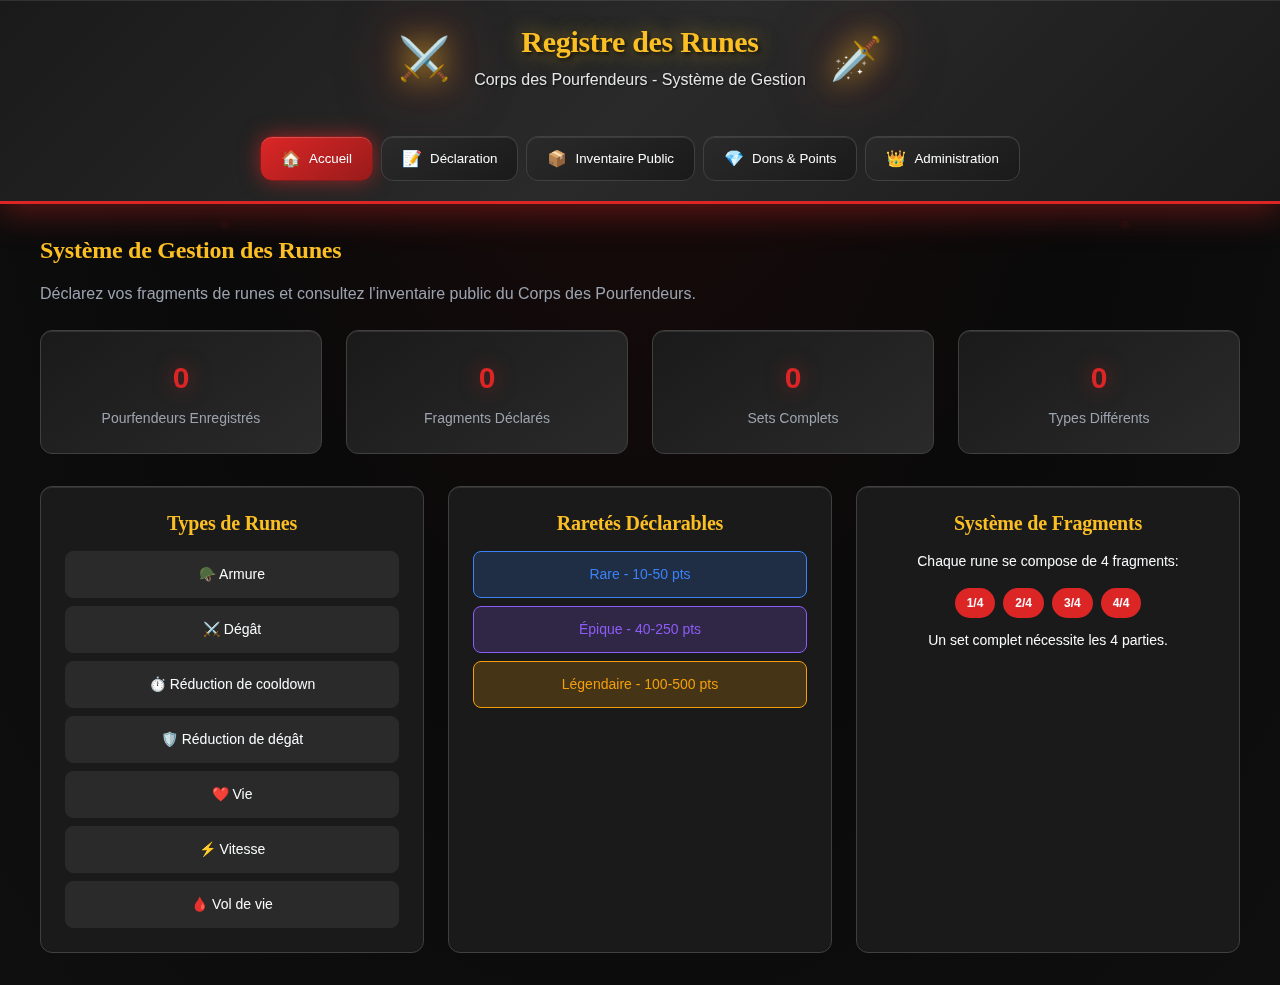
<file: index.html>
<!DOCTYPE html>
<html lang="fr">
<head>
    <meta charset="UTF-8">
    <meta name="viewport" content="width=device-width, initial-scale=1.0">
    <title>Registre des Runes - Corps des Pourfendeurs</title>
    <link rel="stylesheet" href="style.css">
</head>
<body>
    <!-- Header -->
    <header class="header">
        <div class="container">
            <div class="header__logo">
                <span class="header__icon">⚔️</span>
                <div class="header__text">
                    <h1 class="header__title">Registre des Runes</h1>
                    <p class="header__subtitle">Corps des Pourfendeurs - Système de Gestion</p>
                </div>
                <span class="header__seal">🗡️</span>
            </div>
            
            <nav class="nav">
                <button class="nav__btn nav__btn--active" data-section="home">
                    <span class="nav__icon">🏠</span>
                    Accueil
                </button>
                <button class="nav__btn" data-section="declare">
                    <span class="nav__icon">📝</span>
                    Déclaration
                </button>
                <button class="nav__btn" data-section="inventory">
                    <span class="nav__icon">📦</span>
                    Inventaire Public
                </button>
                <button class="nav__btn" data-section="donations">
                    <span class="nav__icon">💎</span>
                    Dons &amp; Points
                </button>
                <button class="nav__btn" data-section="admin">
                    <span class="nav__icon">👑</span>
                    Administration
                </button>
            </nav>
        </div>
    </header>

    <main class="main">
        <div class="container">
            <!-- Section Accueil -->
            <section id="home" class="section section--active">
                <div class="welcome">
                    <div class="welcome__banner">
                        <h2 class="welcome__title">Système de Gestion des Runes</h2>
                        <p class="welcome__text">
                            Déclarez vos fragments de runes et consultez l'inventaire public du Corps des Pourfendeurs.
                        </p>
                    </div>
                    
                    <div class="stats-grid">
                        <div class="stat-card">
                            <div class="stat-card__number" id="totalMembers">0</div>
                            <div class="stat-card__label">Pourfendeurs Enregistrés</div>
                        </div>
                        <div class="stat-card">
                            <div class="stat-card__number" id="totalFragments">0</div>
                            <div class="stat-card__label">Fragments Déclarés</div>
                        </div>
                        <div class="stat-card">
                            <div class="stat-card__number" id="totalSets">0</div>
                            <div class="stat-card__label">Sets Complets</div>
                        </div>
                        <div class="stat-card">
                            <div class="stat-card__number" id="totalTypes">0</div>
                            <div class="stat-card__label">Types Différents</div>
                        </div>
                    </div>

                    <div class="system-info">
                        <div class="info-grid">
                            <div class="info-card">
                                <h3>Types de Runes</h3>
                                <div class="rune-types-list">
                                    <div class="rune-type-item">🪖 Armure</div>
                                    <div class="rune-type-item">⚔️ Dégât</div>
                                    <div class="rune-type-item">⏱️ Réduction de cooldown</div>
                                    <div class="rune-type-item">🛡️ Réduction de dégât</div>
                                    <div class="rune-type-item">❤️ Vie</div>
                                    <div class="rune-type-item">⚡ Vitesse</div>
                                    <div class="rune-type-item">🩸 Vol de vie</div>
                                </div>
                            </div>
                            
                            <div class="info-card">
                                <h3>Raretés Déclarables</h3>
                                <div class="rarity-list">
                                    <div class="rarity-item rarity-item--rare">Rare - 10-50 pts</div>
                                    <div class="rarity-item rarity-item--epique">Épique - 40-250 pts</div>
                                    <div class="rarity-item rarity-item--legendaire">Légendaire - 100-500 pts</div>
                                </div>
                            </div>

                            <div class="info-card">
                                <h3>Système de Fragments</h3>
                                <div class="fragment-info">
                                    <p>Chaque rune se compose de 4 fragments:</p>
                                    <div class="fragment-parts">
                                        <span class="fragment-part">1/4</span>
                                        <span class="fragment-part">2/4</span>
                                        <span class="fragment-part">3/4</span>
                                        <span class="fragment-part">4/4</span>
                                    </div>
                                    <p>Un set complet nécessite les 4 parties.</p>
                                </div>
                            </div>
                        </div>
                    </div>
                </div>
            </section>

            <!-- Section Déclaration -->
            <section id="declare" class="section">
                <div class="declare-section">
                    <h2 class="section__title">Déclaration de Fragments</h2>
                    <p class="declare-info">Seuls les fragments <strong>Rare, Épique et Légendaire</strong> peuvent être déclarés.</p>
                    
                    <form id="declarationForm" class="declaration-form card">
                        <div class="card__body">
                            <div class="identity-section">
                                <h3>Identification du Pourfendeur</h3>
                                <div class="identity-grid">
                                    <div class="form-group">
                                        <label class="form-label" for="slayerFirstName">
                                            <span class="form-label__icon">🗡️</span>
                                            Prénom
                                        </label>
                                        <input type="text" id="slayerFirstName" class="form-control" placeholder="Votre prénom" required>
                                    </div>

                                    <div class="form-group">
                                        <label class="form-label" for="slayerLastName">
                                            <span class="form-label__icon">🗡️</span>
                                            Nom
                                        </label>
                                        <input type="text" id="slayerLastName" class="form-control" placeholder="Votre nom" required>
                                    </div>
                                </div>
                            </div>

                            <div class="fragments-section">
                                <h3>Mes Fragments</h3>
                                <div id="fragmentInputs" class="fragment-inputs">
                                    <!-- Les inputs de fragments seront générés dynamiquement -->
                                </div>
                                <button type="button" id="addFragment" class="btn btn--secondary btn--sm">+ Ajouter des fragments</button>
                            </div>

                            <button type="submit" class="btn btn--primary btn--full-width">
                                <span class="btn__icon">📝</span>
                                Enregistrer la Déclaration
                            </button>
                        </div>
                    </form>
                </div>
            </section>

            <!-- Section Inventaire Public -->
            <section id="inventory" class="section">
                <h2 class="section__title">Inventaire Public</h2>
                
                <div class="inventory-info card">
                    <div class="card__body">
                        <p><strong>Note:</strong> Cet inventaire agrège tous les fragments déclarés de manière anonyme. Les identités des pourfendeurs ne sont pas révélées.</p>
                    </div>
                </div>
                
                <div class="filters card">
                    <div class="card__body">
                        <div class="filters__row">
                            <select id="filterType" class="form-control">
                                <option value="">Tous les types</option>
                            </select>
                            <select id="filterRarity" class="form-control">
                                <option value="">Toutes les raretés</option>
                                <option value="Rare">Rare</option>
                                <option value="Épique">Épique</option>
                                <option value="Légendaire">Légendaire</option>
                            </select>
                        </div>
                    </div>
                </div>

                <div class="public-inventory card">
                    <div class="card__body">
                        <table id="publicInventoryTable" class="table">
                            <thead>
                                <tr>
                                    <th>Type</th>
                                    <th>Rareté</th>
                                    <th>1/4</th>
                                    <th>2/4</th>
                                    <th>3/4</th>
                                    <th>4/4</th>
                                    <th>Sets Complets</th>
                                </tr>
                            </thead>
                            <tbody>
                                <!-- Données générées dynamiquement -->
                            </tbody>
                        </table>
                    </div>
                </div>
            </section>

            <!-- Section Dons & Points -->
            <section id="donations" class="section">
                <h2 class="section__title">Dons &amp; Points</h2>
                
                <div class="donation-info card">
                    <div class="card__body">
                        <p>Système de points basé sur la valeur des fragments de runes. Les points peuvent être échangés contre des récompenses.</p>
                    </div>
                </div>

                <div class="points-grid">
                    <div class="points-card">
                        <h3>Valeur des Fragments</h3>
                        <div class="points-list">
                            <div class="point-item point-item--rare">
                                <span class="point-rarity">Fragment Rare</span>
                                <span class="point-value">10 points</span>
                            </div>
                            <div class="point-item point-item--epique">
                                <span class="point-rarity">Fragment Épique</span>
                                <span class="point-value">40 points</span>
                            </div>
                            <div class="point-item point-item--legendaire">
                                <span class="point-rarity">Fragment Légendaire</span>
                                <span class="point-value">100 points</span>
                            </div>
                        </div>
                    </div>

                    <div class="points-card">
                        <h3>Valeur des Runes Complètes</h3>
                        <div class="points-list">
                            <div class="point-item point-item--rare">
                                <span class="point-rarity">Rune Rare (4/4)</span>
                                <span class="point-value">50 points</span>
                            </div>
                            <div class="point-item point-item--epique">
                                <span class="point-rarity">Rune Épique (4/4)</span>
                                <span class="point-value">250 points</span>
                            </div>
                            <div class="point-item point-item--legendaire">
                                <span class="point-rarity">Rune Légendaire (4/4)</span>
                                <span class="point-value">500 points</span>
                            </div>
                        </div>
                    </div>

                    <div class="points-card">
                        <h3>Calculateur de Points</h3>
                        <div id="pointsCalculator" class="calculator">
                            <div class="calculator-results">
                                <div class="total-points">
                                    <span class="total-label">Total des Points:</span>
                                    <span id="totalPoints" class="total-value">0</span>
                                </div>
                            </div>
                        </div>
                    </div>
                </div>
            </section>

            <!-- Section Administration -->
            <section id="admin" class="section">
                <div class="admin-section">
                    <h2 class="section__title">Administration du Corps</h2>
                    
                    <div class="access-control">
                        <div class="access-card card">
                            <div class="card__body">
                                <h3>Accès Sécurisé</h3>
                                <p>Cette section est réservée aux dirigeants du Corps des Pourfendeurs.</p>
                                
                                <form id="adminAccessForm">
                                    <div class="form-group">
                                        <label class="form-label" for="adminPassword">Code d'Accès</label>
                                        <input type="password" id="adminPassword" class="form-control" placeholder="Entrez le code du Corps">
                                    </div>
                                    <button type="submit" class="btn btn--primary">Accéder</button>
                                </form>
                            </div>
                        </div>
                    </div>

                    <div id="adminPanel" class="admin-panel hidden">
                        <div class="admin-controls card">
                            <div class="card__body">
                                <h3>Contrôles d'Administration</h3>
                                <div class="admin-buttons">
                                    <button id="exportData" class="btn btn--secondary">
                                        <span class="btn__icon">📤</span>
                                        Exporter Données
                                    </button>
                                    <button id="importData" class="btn btn--secondary">
                                        <span class="btn__icon">📥</span>
                                        Importer Données
                                    </button>
                                    <button id="refreshData" class="btn btn--secondary">
                                        <span class="btn__icon">🔄</span>
                                        Actualiser
                                    </button>
                                    <button id="clearAllData" class="btn btn--outline">
                                        <span class="btn__icon">🗑️</span>
                                        Vider Tout
                                    </button>
                                </div>
                                <input type="file" id="importFileInput" accept=".json" style="display: none;">
                            </div>
                        </div>

                        <div class="admin-logs card">
                            <div class="card__body">
                                <h3>Journal d'Activité</h3>
                                <div id="activityLog" class="activity-log">
                                    <!-- Logs générés dynamiquement -->
                                </div>
                            </div>
                        </div>

                        <div class="member-management card">
                            <div class="card__body">
                                <h3>Gestion des Inventaires</h3>
                                <p class="management-info">Administration complète des membres et de leurs inventaires avec possibilités de suppression.</p>
                                <div id="membersList" class="members-list">
                                    <!-- Liste des membres générée dynamiquement -->
                                </div>
                            </div>
                        </div>
                    </div>
                </div>
            </section>
        </div>
    </main>

    <!-- Modal de confirmation -->
    <div id="confirmationModal" class="modal hidden">
        <div class="modal__overlay">
            <div class="modal__content">
                <h3 id="modalTitle">Confirmation</h3>
                <p id="modalMessage">Êtes-vous sûr de vouloir effectuer cette action ?</p>
                <div class="modal__actions">
                    <button class="btn btn--secondary" id="modalCancel">Annuler</button>
                    <button class="btn btn--primary" id="modalConfirm">Confirmer</button>
                </div>
            </div>
        </div>
    </div>

    <script src="app.js"></script>
</body>
</html>
</file>
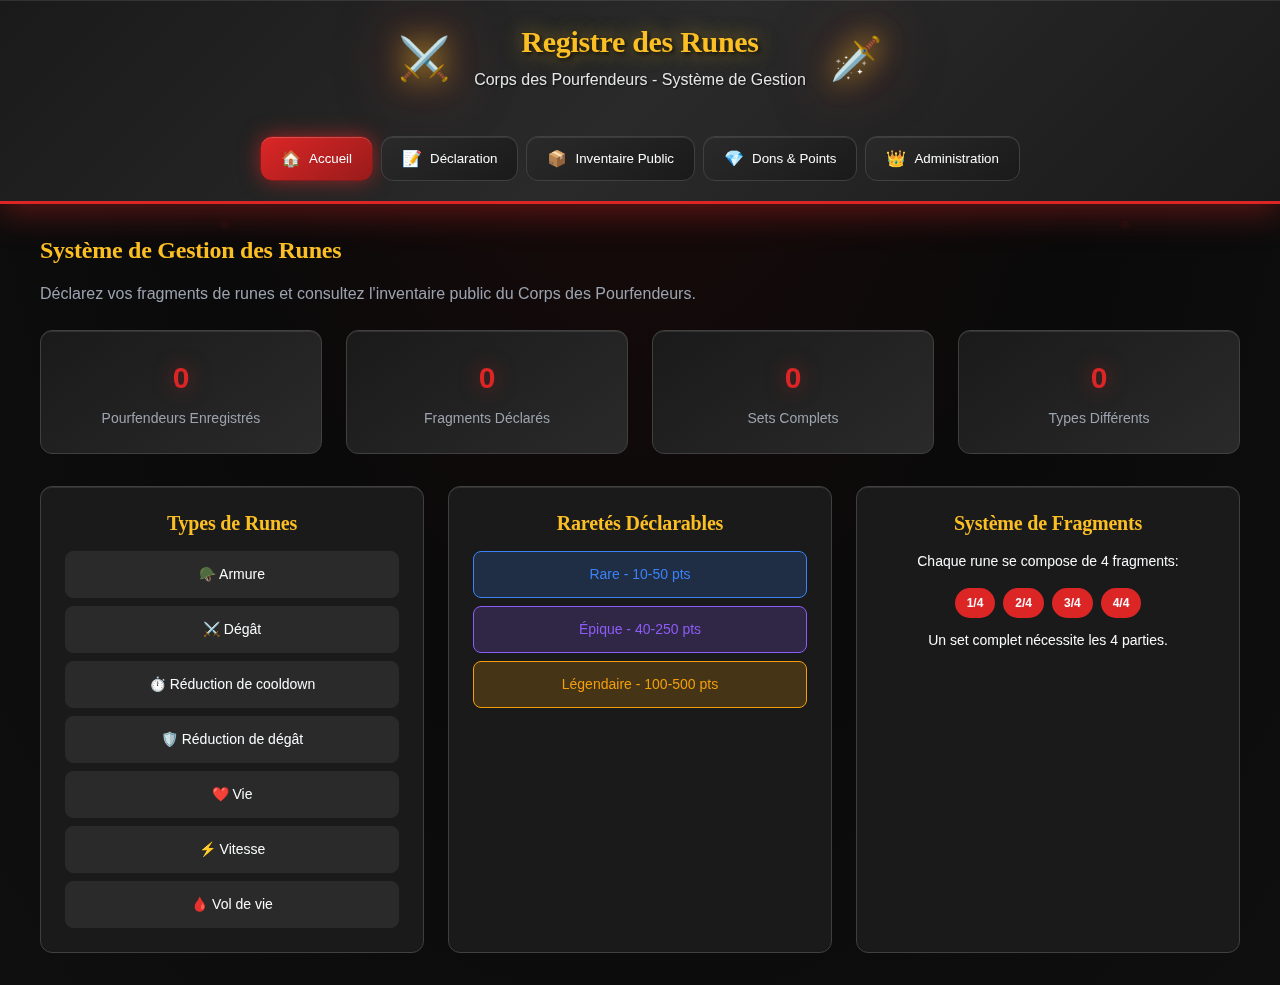
<file: index (6).html>
<!DOCTYPE html>
<html lang="fr">
<head>
    <meta charset="UTF-8">
    <meta name="viewport" content="width=device-width, initial-scale=1.0">
    <title>Registre des Runes - Corps des Pourfendeurs</title>
    <link rel="stylesheet" href="style.css">
</head>
<body>
    <!-- Header -->
    <header class="header">
        <div class="container">
            <div class="header__logo">
                <span class="header__icon">⚔️</span>
                <div class="header__text">
                    <h1 class="header__title">Registre des Runes</h1>
                    <p class="header__subtitle">Corps des Pourfendeurs - Système de Gestion</p>
                </div>
                <span class="header__seal">🗡️</span>
            </div>
            
            <nav class="nav">
                <button class="nav__btn nav__btn--active" data-section="home">
                    <span class="nav__icon">🏠</span>
                    Accueil
                </button>
                <button class="nav__btn" data-section="declare">
                    <span class="nav__icon">📝</span>
                    Déclaration
                </button>
                <button class="nav__btn" data-section="inventory">
                    <span class="nav__icon">📦</span>
                    Inventaire Public
                </button>
                <button class="nav__btn" data-section="donations">
                    <span class="nav__icon">💎</span>
                    Dons &amp; Points
                </button>
                <button class="nav__btn" data-section="admin">
                    <span class="nav__icon">👑</span>
                    Administration
                </button>
            </nav>
        </div>
    </header>

    <main class="main">
        <div class="container">
            <!-- Section Accueil -->
            <section id="home" class="section section--active">
                <div class="welcome">
                    <div class="welcome__banner">
                        <h2 class="welcome__title">Système de Gestion des Runes</h2>
                        <p class="welcome__text">
                            Déclarez vos fragments de runes et consultez l'inventaire public du Corps des Pourfendeurs.
                        </p>
                    </div>
                    
                    <div class="stats-grid">
                        <div class="stat-card">
                            <div class="stat-card__number" id="totalMembers">0</div>
                            <div class="stat-card__label">Pourfendeurs Enregistrés</div>
                        </div>
                        <div class="stat-card">
                            <div class="stat-card__number" id="totalFragments">0</div>
                            <div class="stat-card__label">Fragments Déclarés</div>
                        </div>
                        <div class="stat-card">
                            <div class="stat-card__number" id="totalSets">0</div>
                            <div class="stat-card__label">Sets Complets</div>
                        </div>
                        <div class="stat-card">
                            <div class="stat-card__number" id="totalTypes">0</div>
                            <div class="stat-card__label">Types Différents</div>
                        </div>
                    </div>

                    <div class="system-info">
                        <div class="info-grid">
                            <div class="info-card">
                                <h3>Types de Runes</h3>
                                <div class="rune-types-list">
                                    <div class="rune-type-item">🪖 Armure</div>
                                    <div class="rune-type-item">⚔️ Dégât</div>
                                    <div class="rune-type-item">⏱️ Réduction de cooldown</div>
                                    <div class="rune-type-item">🛡️ Réduction de dégât</div>
                                    <div class="rune-type-item">❤️ Vie</div>
                                    <div class="rune-type-item">⚡ Vitesse</div>
                                    <div class="rune-type-item">🩸 Vol de vie</div>
                                </div>
                            </div>
                            
                            <div class="info-card">
                                <h3>Raretés Déclarables</h3>
                                <div class="rarity-list">
                                    <div class="rarity-item rarity-item--rare">Rare - 10-50 pts</div>
                                    <div class="rarity-item rarity-item--epique">Épique - 40-250 pts</div>
                                    <div class="rarity-item rarity-item--legendaire">Légendaire - 100-500 pts</div>
                                </div>
                            </div>

                            <div class="info-card">
                                <h3>Système de Fragments</h3>
                                <div class="fragment-info">
                                    <p>Chaque rune se compose de 4 fragments:</p>
                                    <div class="fragment-parts">
                                        <span class="fragment-part">1/4</span>
                                        <span class="fragment-part">2/4</span>
                                        <span class="fragment-part">3/4</span>
                                        <span class="fragment-part">4/4</span>
                                    </div>
                                    <p>Un set complet nécessite les 4 parties.</p>
                                </div>
                            </div>
                        </div>
                    </div>
                </div>
            </section>

            <!-- Section Déclaration -->
            <section id="declare" class="section">
                <div class="declare-section">
                    <h2 class="section__title">Déclaration de Fragments</h2>
                    <p class="declare-info">Seuls les fragments <strong>Rare, Épique et Légendaire</strong> peuvent être déclarés.</p>
                    
                    <form id="declarationForm" class="declaration-form card">
                        <div class="card__body">
                            <div class="identity-section">
                                <h3>Identification du Pourfendeur</h3>
                                <div class="identity-grid">
                                    <div class="form-group">
                                        <label class="form-label" for="slayerFirstName">
                                            <span class="form-label__icon">🗡️</span>
                                            Prénom
                                        </label>
                                        <input type="text" id="slayerFirstName" class="form-control" placeholder="Votre prénom" required>
                                    </div>

                                    <div class="form-group">
                                        <label class="form-label" for="slayerLastName">
                                            <span class="form-label__icon">🗡️</span>
                                            Nom
                                        </label>
                                        <input type="text" id="slayerLastName" class="form-control" placeholder="Votre nom" required>
                                    </div>
                                </div>
                            </div>

                            <div class="fragments-section">
                                <h3>Mes Fragments</h3>
                                <div id="fragmentInputs" class="fragment-inputs">
                                    <!-- Les inputs de fragments seront générés dynamiquement -->
                                </div>
                                <button type="button" id="addFragment" class="btn btn--secondary btn--sm">+ Ajouter des fragments</button>
                            </div>

                            <button type="submit" class="btn btn--primary btn--full-width">
                                <span class="btn__icon">📝</span>
                                Enregistrer la Déclaration
                            </button>
                        </div>
                    </form>
                </div>
            </section>

            <!-- Section Inventaire Public -->
            <section id="inventory" class="section">
                <h2 class="section__title">Inventaire Public</h2>
                
                <div class="inventory-info card">
                    <div class="card__body">
                        <p><strong>Note:</strong> Cet inventaire agrège tous les fragments déclarés de manière anonyme. Les identités des pourfendeurs ne sont pas révélées.</p>
                    </div>
                </div>
                
                <div class="filters card">
                    <div class="card__body">
                        <div class="filters__row">
                            <select id="filterType" class="form-control">
                                <option value="">Tous les types</option>
                            </select>
                            <select id="filterRarity" class="form-control">
                                <option value="">Toutes les raretés</option>
                                <option value="Rare">Rare</option>
                                <option value="Épique">Épique</option>
                                <option value="Légendaire">Légendaire</option>
                            </select>
                        </div>
                    </div>
                </div>

                <div class="public-inventory card">
                    <div class="card__body">
                        <table id="publicInventoryTable" class="table">
                            <thead>
                                <tr>
                                    <th>Type</th>
                                    <th>Rareté</th>
                                    <th>1/4</th>
                                    <th>2/4</th>
                                    <th>3/4</th>
                                    <th>4/4</th>
                                    <th>Sets Complets</th>
                                </tr>
                            </thead>
                            <tbody>
                                <!-- Données générées dynamiquement -->
                            </tbody>
                        </table>
                    </div>
                </div>
            </section>

            <!-- Section Dons & Points -->
            <section id="donations" class="section">
                <h2 class="section__title">Dons &amp; Points</h2>
                
                <div class="donation-info card">
                    <div class="card__body">
                        <p>Système de points basé sur la valeur des fragments de runes. Les points peuvent être échangés contre des récompenses.</p>
                    </div>
                </div>

                <div class="points-grid">
                    <div class="points-card">
                        <h3>Valeur des Fragments</h3>
                        <div class="points-list">
                            <div class="point-item point-item--rare">
                                <span class="point-rarity">Fragment Rare</span>
                                <span class="point-value">10 points</span>
                            </div>
                            <div class="point-item point-item--epique">
                                <span class="point-rarity">Fragment Épique</span>
                                <span class="point-value">40 points</span>
                            </div>
                            <div class="point-item point-item--legendaire">
                                <span class="point-rarity">Fragment Légendaire</span>
                                <span class="point-value">100 points</span>
                            </div>
                        </div>
                    </div>

                    <div class="points-card">
                        <h3>Valeur des Runes Complètes</h3>
                        <div class="points-list">
                            <div class="point-item point-item--rare">
                                <span class="point-rarity">Rune Rare (4/4)</span>
                                <span class="point-value">50 points</span>
                            </div>
                            <div class="point-item point-item--epique">
                                <span class="point-rarity">Rune Épique (4/4)</span>
                                <span class="point-value">250 points</span>
                            </div>
                            <div class="point-item point-item--legendaire">
                                <span class="point-rarity">Rune Légendaire (4/4)</span>
                                <span class="point-value">500 points</span>
                            </div>
                        </div>
                    </div>

                    <div class="points-card">
                        <h3>Calculateur de Points</h3>
                        <div id="pointsCalculator" class="calculator">
                            <div class="calculator-results">
                                <div class="total-points">
                                    <span class="total-label">Total des Points:</span>
                                    <span id="totalPoints" class="total-value">0</span>
                                </div>
                            </div>
                        </div>
                    </div>
                </div>
            </section>

            <!-- Section Administration -->
            <section id="admin" class="section">
                <div class="admin-section">
                    <h2 class="section__title">Administration du Corps</h2>
                    
                    <div class="access-control">
                        <div class="access-card card">
                            <div class="card__body">
                                <h3>Accès Sécurisé</h3>
                                <p>Cette section est réservée aux dirigeants du Corps des Pourfendeurs.</p>
                                
                                <form id="adminAccessForm">
                                    <div class="form-group">
                                        <label class="form-label" for="adminPassword">Code d'Accès</label>
                                        <input type="password" id="adminPassword" class="form-control" placeholder="Entrez le code du Corps">
                                    </div>
                                    <button type="submit" class="btn btn--primary">Accéder</button>
                                </form>
                            </div>
                        </div>
                    </div>

                    <div id="adminPanel" class="admin-panel hidden">
                        <div class="admin-controls card">
                            <div class="card__body">
                                <h3>Contrôles d'Administration</h3>
                                <div class="admin-buttons">
                                    <button id="exportData" class="btn btn--secondary">
                                        <span class="btn__icon">📤</span>
                                        Exporter Données
                                    </button>
                                    <button id="importData" class="btn btn--secondary">
                                        <span class="btn__icon">📥</span>
                                        Importer Données
                                    </button>
                                    <button id="refreshData" class="btn btn--secondary">
                                        <span class="btn__icon">🔄</span>
                                        Actualiser
                                    </button>
                                    <button id="clearAllData" class="btn btn--outline">
                                        <span class="btn__icon">🗑️</span>
                                        Vider Tout
                                    </button>
                                </div>
                                <input type="file" id="importFileInput" accept=".json" style="display: none;">
                            </div>
                        </div>

                        <div class="admin-logs card">
                            <div class="card__body">
                                <h3>Journal d'Activité</h3>
                                <div id="activityLog" class="activity-log">
                                    <!-- Logs générés dynamiquement -->
                                </div>
                            </div>
                        </div>

                        <div class="member-management card">
                            <div class="card__body">
                                <h3>Gestion des Inventaires</h3>
                                <p class="management-info">Administration complète des membres et de leurs inventaires avec possibilités de suppression.</p>
                                <div id="membersList" class="members-list">
                                    <!-- Liste des membres générée dynamiquement -->
                                </div>
                            </div>
                        </div>
                    </div>
                </div>
            </section>
        </div>
    </main>

    <!-- Modal de confirmation -->
    <div id="confirmationModal" class="modal hidden">
        <div class="modal__overlay">
            <div class="modal__content">
                <h3 id="modalTitle">Confirmation</h3>
                <p id="modalMessage">Êtes-vous sûr de vouloir effectuer cette action ?</p>
                <div class="modal__actions">
                    <button class="btn btn--secondary" id="modalCancel">Annuler</button>
                    <button class="btn btn--primary" id="modalConfirm">Confirmer</button>
                </div>
            </div>
        </div>
    </div>

    <script src="app.js"></script>
</body>
</html>
</file>
<file: style.css>
:root {
  /* Primitive Color Tokens */
  --color-white: rgba(255, 255, 255, 1);
  --color-black: rgba(0, 0, 0, 1);
  --color-cream-50: rgba(252, 252, 249, 1);
  --color-cream-100: rgba(255, 255, 253, 1);
  --color-gray-200: rgba(245, 245, 245, 1);
  --color-gray-300: rgba(167, 169, 169, 1);
  --color-gray-400: rgba(119, 124, 124, 1);
  --color-slate-500: rgba(98, 108, 113, 1);
  --color-brown-600: rgba(94, 82, 64, 1);
  --color-charcoal-700: rgba(31, 33, 33, 1);
  --color-charcoal-800: rgba(38, 40, 40, 1);
  --color-slate-900: rgba(19, 52, 59, 1);
  --color-teal-300: rgba(50, 184, 198, 1);
  --color-teal-400: rgba(45, 166, 178, 1);
  --color-teal-500: rgba(33, 128, 141, 1);
  --color-teal-600: rgba(29, 116, 128, 1);
  --color-teal-700: rgba(26, 104, 115, 1);
  --color-teal-800: rgba(41, 150, 161, 1);
  --color-red-400: rgba(255, 84, 89, 1);
  --color-red-500: rgba(192, 21, 47, 1);
  --color-orange-400: rgba(230, 129, 97, 1);
  --color-orange-500: rgba(168, 75, 47, 1);

  /* RGB versions for opacity control */
  --color-brown-600-rgb: 94, 82, 64;
  --color-teal-500-rgb: 33, 128, 141;
  --color-slate-900-rgb: 19, 52, 59;
  --color-slate-500-rgb: 98, 108, 113;
  --color-red-500-rgb: 192, 21, 47;
  --color-red-400-rgb: 255, 84, 89;
  --color-orange-500-rgb: 168, 75, 47;
  --color-orange-400-rgb: 230, 129, 97;

  /* Background color tokens (Light Mode) */
  --color-bg-1: rgba(59, 130, 246, 0.08); /* Light blue */
  --color-bg-2: rgba(245, 158, 11, 0.08); /* Light yellow */
  --color-bg-3: rgba(34, 197, 94, 0.08); /* Light green */
  --color-bg-4: rgba(239, 68, 68, 0.08); /* Light red */
  --color-bg-5: rgba(147, 51, 234, 0.08); /* Light purple */
  --color-bg-6: rgba(249, 115, 22, 0.08); /* Light orange */
  --color-bg-7: rgba(236, 72, 153, 0.08); /* Light pink */
  --color-bg-8: rgba(6, 182, 212, 0.08); /* Light cyan */

  /* Semantic Color Tokens (Light Mode) */
  --color-background: var(--color-cream-50);
  --color-surface: var(--color-cream-100);
  --color-text: var(--color-slate-900);
  --color-text-secondary: var(--color-slate-500);
  --color-primary: var(--color-teal-500);
  --color-primary-hover: var(--color-teal-600);
  --color-primary-active: var(--color-teal-700);
  --color-secondary: rgba(var(--color-brown-600-rgb), 0.12);
  --color-secondary-hover: rgba(var(--color-brown-600-rgb), 0.2);
  --color-secondary-active: rgba(var(--color-brown-600-rgb), 0.25);
  --color-border: rgba(var(--color-brown-600-rgb), 0.2);
  --color-btn-primary-text: var(--color-cream-50);
  --color-card-border: rgba(var(--color-brown-600-rgb), 0.12);
  --color-card-border-inner: rgba(var(--color-brown-600-rgb), 0.12);
  --color-error: var(--color-red-500);
  --color-success: var(--color-teal-500);
  --color-warning: var(--color-orange-500);
  --color-info: var(--color-slate-500);
  --color-focus-ring: rgba(var(--color-teal-500-rgb), 0.4);
  --color-select-caret: rgba(var(--color-slate-900-rgb), 0.8);

  /* Common style patterns */
  --focus-ring: 0 0 0 3px var(--color-focus-ring);
  --focus-outline: 2px solid var(--color-primary);
  --status-bg-opacity: 0.15;
  --status-border-opacity: 0.25;
  --select-caret-light: url("data:image/svg+xml,%3Csvg xmlns='http://www.w3.org/2000/svg' width='16' height='16' viewBox='0 0 24 24' fill='none' stroke='%23134252' stroke-width='2' stroke-linecap='round' stroke-linejoin='round'%3E%3Cpolyline points='6 9 12 15 18 9'%3E%3C/polyline%3E%3C/svg%3E");
  --select-caret-dark: url("data:image/svg+xml,%3Csvg xmlns='http://www.w3.org/2000/svg' width='16' height='16' viewBox='0 0 24 24' fill='none' stroke='%23f5f5f5' stroke-width='2' stroke-linecap='round' stroke-linejoin='round'%3E%3Cpolyline points='6 9 12 15 18 9'%3E%3C/polyline%3E%3C/svg%3E");

  /* RGB versions for opacity control */
  --color-success-rgb: 33, 128, 141;
  --color-error-rgb: 192, 21, 47;
  --color-warning-rgb: 168, 75, 47;
  --color-info-rgb: 98, 108, 113;

  /* Typography */
  --font-family-base: "FKGroteskNeue", "Geist", "Inter", -apple-system,
    BlinkMacSystemFont, "Segoe UI", Roboto, sans-serif;
  --font-family-mono: "Berkeley Mono", ui-monospace, SFMono-Regular, Menlo,
    Monaco, Consolas, monospace;
  --font-size-xs: 11px;
  --font-size-sm: 12px;
  --font-size-base: 14px;
  --font-size-md: 14px;
  --font-size-lg: 16px;
  --font-size-xl: 18px;
  --font-size-2xl: 20px;
  --font-size-3xl: 24px;
  --font-size-4xl: 30px;
  --font-weight-normal: 400;
  --font-weight-medium: 500;
  --font-weight-semibold: 550;
  --font-weight-bold: 600;
  --line-height-tight: 1.2;
  --line-height-normal: 1.5;
  --letter-spacing-tight: -0.01em;

  /* Spacing */
  --space-0: 0;
  --space-1: 1px;
  --space-2: 2px;
  --space-4: 4px;
  --space-6: 6px;
  --space-8: 8px;
  --space-10: 10px;
  --space-12: 12px;
  --space-16: 16px;
  --space-20: 20px;
  --space-24: 24px;
  --space-32: 32px;

  /* Border Radius */
  --radius-sm: 6px;
  --radius-base: 8px;
  --radius-md: 10px;
  --radius-lg: 12px;
  --radius-full: 9999px;

  /* Shadows */
  --shadow-xs: 0 1px 2px rgba(0, 0, 0, 0.02);
  --shadow-sm: 0 1px 3px rgba(0, 0, 0, 0.04), 0 1px 2px rgba(0, 0, 0, 0.02);
  --shadow-md: 0 4px 6px -1px rgba(0, 0, 0, 0.04),
    0 2px 4px -1px rgba(0, 0, 0, 0.02);
  --shadow-lg: 0 10px 15px -3px rgba(0, 0, 0, 0.04),
    0 4px 6px -2px rgba(0, 0, 0, 0.02);
  --shadow-inset-sm: inset 0 1px 0 rgba(255, 255, 255, 0.15),
    inset 0 -1px 0 rgba(0, 0, 0, 0.03);

  /* Animation */
  --duration-fast: 150ms;
  --duration-normal: 250ms;
  --ease-standard: cubic-bezier(0.16, 1, 0.3, 1);

  /* Layout */
  --container-sm: 640px;
  --container-md: 768px;
  --container-lg: 1024px;
  --container-xl: 1280px;
}

/* Dark mode colors */
@media (prefers-color-scheme: dark) {
  :root {
    /* RGB versions for opacity control (Dark Mode) */
    --color-gray-400-rgb: 119, 124, 124;
    --color-teal-300-rgb: 50, 184, 198;
    --color-gray-300-rgb: 167, 169, 169;
    --color-gray-200-rgb: 245, 245, 245;

    /* Background color tokens (Dark Mode) */
    --color-bg-1: rgba(29, 78, 216, 0.15); /* Dark blue */
    --color-bg-2: rgba(180, 83, 9, 0.15); /* Dark yellow */
    --color-bg-3: rgba(21, 128, 61, 0.15); /* Dark green */
    --color-bg-4: rgba(185, 28, 28, 0.15); /* Dark red */
    --color-bg-5: rgba(107, 33, 168, 0.15); /* Dark purple */
    --color-bg-6: rgba(194, 65, 12, 0.15); /* Dark orange */
    --color-bg-7: rgba(190, 24, 93, 0.15); /* Dark pink */
    --color-bg-8: rgba(8, 145, 178, 0.15); /* Dark cyan */

    /* Semantic Color Tokens (Dark Mode) */
    --color-background: var(--color-charcoal-700);
    --color-surface: var(--color-charcoal-800);
    --color-text: var(--color-gray-200);
    --color-text-secondary: rgba(var(--color-gray-300-rgb), 0.7);
    --color-primary: var(--color-teal-300);
    --color-primary-hover: var(--color-teal-400);
    --color-primary-active: var(--color-teal-800);
    --color-secondary: rgba(var(--color-gray-400-rgb), 0.15);
    --color-secondary-hover: rgba(var(--color-gray-400-rgb), 0.25);
    --color-secondary-active: rgba(var(--color-gray-400-rgb), 0.3);
    --color-border: rgba(var(--color-gray-400-rgb), 0.3);
    --color-error: var(--color-red-400);
    --color-success: var(--color-teal-300);
    --color-warning: var(--color-orange-400);
    --color-info: var(--color-gray-300);
    --color-focus-ring: rgba(var(--color-teal-300-rgb), 0.4);
    --color-btn-primary-text: var(--color-slate-900);
    --color-card-border: rgba(var(--color-gray-400-rgb), 0.2);
    --color-card-border-inner: rgba(var(--color-gray-400-rgb), 0.15);
    --shadow-inset-sm: inset 0 1px 0 rgba(255, 255, 255, 0.1),
      inset 0 -1px 0 rgba(0, 0, 0, 0.15);
    --button-border-secondary: rgba(var(--color-gray-400-rgb), 0.2);
    --color-border-secondary: rgba(var(--color-gray-400-rgb), 0.2);
    --color-select-caret: rgba(var(--color-gray-200-rgb), 0.8);

    /* Common style patterns - updated for dark mode */
    --focus-ring: 0 0 0 3px var(--color-focus-ring);
    --focus-outline: 2px solid var(--color-primary);
    --status-bg-opacity: 0.15;
    --status-border-opacity: 0.25;
    --select-caret-light: url("data:image/svg+xml,%3Csvg xmlns='http://www.w3.org/2000/svg' width='16' height='16' viewBox='0 0 24 24' fill='none' stroke='%23134252' stroke-width='2' stroke-linecap='round' stroke-linejoin='round'%3E%3Cpolyline points='6 9 12 15 18 9'%3E%3C/polyline%3E%3C/svg%3E");
    --select-caret-dark: url("data:image/svg+xml,%3Csvg xmlns='http://www.w3.org/2000/svg' width='16' height='16' viewBox='0 0 24 24' fill='none' stroke='%23f5f5f5' stroke-width='2' stroke-linecap='round' stroke-linejoin='round'%3E%3Cpolyline points='6 9 12 15 18 9'%3E%3C/polyline%3E%3C/svg%3E");

    /* RGB versions for dark mode */
    --color-success-rgb: var(--color-teal-300-rgb);
    --color-error-rgb: var(--color-red-400-rgb);
    --color-warning-rgb: var(--color-orange-400-rgb);
    --color-info-rgb: var(--color-gray-300-rgb);
  }
}

/* Data attribute for manual theme switching */
[data-color-scheme="dark"] {
  /* RGB versions for opacity control (dark mode) */
  --color-gray-400-rgb: 119, 124, 124;
  --color-teal-300-rgb: 50, 184, 198;
  --color-gray-300-rgb: 167, 169, 169;
  --color-gray-200-rgb: 245, 245, 245;

  /* Colorful background palette - Dark Mode */
  --color-bg-1: rgba(29, 78, 216, 0.15); /* Dark blue */
  --color-bg-2: rgba(180, 83, 9, 0.15); /* Dark yellow */
  --color-bg-3: rgba(21, 128, 61, 0.15); /* Dark green */
  --color-bg-4: rgba(185, 28, 28, 0.15); /* Dark red */
  --color-bg-5: rgba(107, 33, 168, 0.15); /* Dark purple */
  --color-bg-6: rgba(194, 65, 12, 0.15); /* Dark orange */
  --color-bg-7: rgba(190, 24, 93, 0.15); /* Dark pink */
  --color-bg-8: rgba(8, 145, 178, 0.15); /* Dark cyan */

  /* Semantic Color Tokens (Dark Mode) */
  --color-background: var(--color-charcoal-700);
  --color-surface: var(--color-charcoal-800);
  --color-text: var(--color-gray-200);
  --color-text-secondary: rgba(var(--color-gray-300-rgb), 0.7);
  --color-primary: var(--color-teal-300);
  --color-primary-hover: var(--color-teal-400);
  --color-primary-active: var(--color-teal-800);
  --color-secondary: rgba(var(--color-gray-400-rgb), 0.15);
  --color-secondary-hover: rgba(var(--color-gray-400-rgb), 0.25);
  --color-secondary-active: rgba(var(--color-gray-400-rgb), 0.3);
  --color-border: rgba(var(--color-gray-400-rgb), 0.3);
  --color-error: var(--color-red-400);
  --color-success: var(--color-teal-300);
  --color-warning: var(--color-orange-400);
  --color-info: var(--color-gray-300);
  --color-focus-ring: rgba(var(--color-teal-300-rgb), 0.4);
  --color-btn-primary-text: var(--color-slate-900);
  --color-card-border: rgba(var(--color-gray-400-rgb), 0.15);
  --color-card-border-inner: rgba(var(--color-gray-400-rgb), 0.15);
  --shadow-inset-sm: inset 0 1px 0 rgba(255, 255, 255, 0.1),
    inset 0 -1px 0 rgba(0, 0, 0, 0.15);
  --color-border-secondary: rgba(var(--color-gray-400-rgb), 0.2);
  --color-select-caret: rgba(var(--color-gray-200-rgb), 0.8);

  /* Common style patterns - updated for dark mode */
  --focus-ring: 0 0 0 3px var(--color-focus-ring);
  --focus-outline: 2px solid var(--color-primary);
  --status-bg-opacity: 0.15;
  --status-border-opacity: 0.25;
  --select-caret-light: url("data:image/svg+xml,%3Csvg xmlns='http://www.w3.org/2000/svg' width='16' height='16' viewBox='0 0 24 24' fill='none' stroke='%23134252' stroke-width='2' stroke-linecap='round' stroke-linejoin='round'%3E%3Cpolyline points='6 9 12 15 18 9'%3E%3C/polyline%3E%3C/svg%3E");
  --select-caret-dark: url("data:image/svg+xml,%3Csvg xmlns='http://www.w3.org/2000/svg' width='16' height='16' viewBox='0 0 24 24' fill='none' stroke='%23f5f5f5' stroke-width='2' stroke-linecap='round' stroke-linejoin='round'%3E%3Cpolyline points='6 9 12 15 18 9'%3E%3C/polyline%3E%3C/svg%3E");

  /* RGB versions for dark mode */
  --color-success-rgb: var(--color-teal-300-rgb);
  --color-error-rgb: var(--color-red-400-rgb);
  --color-warning-rgb: var(--color-orange-400-rgb);
  --color-info-rgb: var(--color-gray-300-rgb);
}

[data-color-scheme="light"] {
  /* RGB versions for opacity control (light mode) */
  --color-brown-600-rgb: 94, 82, 64;
  --color-teal-500-rgb: 33, 128, 141;
  --color-slate-900-rgb: 19, 52, 59;

  /* Semantic Color Tokens (Light Mode) */
  --color-background: var(--color-cream-50);
  --color-surface: var(--color-cream-100);
  --color-text: var(--color-slate-900);
  --color-text-secondary: var(--color-slate-500);
  --color-primary: var(--color-teal-500);
  --color-primary-hover: var(--color-teal-600);
  --color-primary-active: var(--color-teal-700);
  --color-secondary: rgba(var(--color-brown-600-rgb), 0.12);
  --color-secondary-hover: rgba(var(--color-brown-600-rgb), 0.2);
  --color-secondary-active: rgba(var(--color-brown-600-rgb), 0.25);
  --color-border: rgba(var(--color-brown-600-rgb), 0.2);
  --color-btn-primary-text: var(--color-cream-50);
  --color-card-border: rgba(var(--color-brown-600-rgb), 0.12);
  --color-card-border-inner: rgba(var(--color-brown-600-rgb), 0.12);
  --color-error: var(--color-red-500);
  --color-success: var(--color-teal-500);
  --color-warning: var(--color-orange-500);
  --color-info: var(--color-slate-500);
  --color-focus-ring: rgba(var(--color-teal-500-rgb), 0.4);

  /* RGB versions for light mode */
  --color-success-rgb: var(--color-teal-500-rgb);
  --color-error-rgb: var(--color-red-500-rgb);
  --color-warning-rgb: var(--color-orange-500-rgb);
  --color-info-rgb: var(--color-slate-500-rgb);
}

/* Base styles */
html {
  font-size: var(--font-size-base);
  font-family: var(--font-family-base);
  line-height: var(--line-height-normal);
  color: var(--color-text);
  background-color: var(--color-background);
  -webkit-font-smoothing: antialiased;
  box-sizing: border-box;
}

body {
  margin: 0;
  padding: 0;
}

*,
*::before,
*::after {
  box-sizing: inherit;
}

/* Typography */
h1,
h2,
h3,
h4,
h5,
h6 {
  margin: 0;
  font-weight: var(--font-weight-semibold);
  line-height: var(--line-height-tight);
  color: var(--color-text);
  letter-spacing: var(--letter-spacing-tight);
}

h1 {
  font-size: var(--font-size-4xl);
}
h2 {
  font-size: var(--font-size-3xl);
}
h3 {
  font-size: var(--font-size-2xl);
}
h4 {
  font-size: var(--font-size-xl);
}
h5 {
  font-size: var(--font-size-lg);
}
h6 {
  font-size: var(--font-size-md);
}

p {
  margin: 0 0 var(--space-16) 0;
}

a {
  color: var(--color-primary);
  text-decoration: none;
  transition: color var(--duration-fast) var(--ease-standard);
}

a:hover {
  color: var(--color-primary-hover);
}

code,
pre {
  font-family: var(--font-family-mono);
  font-size: calc(var(--font-size-base) * 0.95);
  background-color: var(--color-secondary);
  border-radius: var(--radius-sm);
}

code {
  padding: var(--space-1) var(--space-4);
}

pre {
  padding: var(--space-16);
  margin: var(--space-16) 0;
  overflow: auto;
  border: 1px solid var(--color-border);
}

pre code {
  background: none;
  padding: 0;
}

/* Buttons */
.btn {
  display: inline-flex;
  align-items: center;
  justify-content: center;
  padding: var(--space-8) var(--space-16);
  border-radius: var(--radius-base);
  font-size: var(--font-size-base);
  font-weight: 500;
  line-height: 1.5;
  cursor: pointer;
  transition: all var(--duration-normal) var(--ease-standard);
  border: none;
  text-decoration: none;
  position: relative;
}

.btn:focus-visible {
  outline: none;
  box-shadow: var(--focus-ring);
}

.btn--primary {
  background: var(--color-primary);
  color: var(--color-btn-primary-text);
}

.btn--primary:hover {
  background: var(--color-primary-hover);
}

.btn--primary:active {
  background: var(--color-primary-active);
}

.btn--secondary {
  background: var(--color-secondary);
  color: var(--color-text);
}

.btn--secondary:hover {
  background: var(--color-secondary-hover);
}

.btn--secondary:active {
  background: var(--color-secondary-active);
}

.btn--outline {
  background: transparent;
  border: 1px solid var(--color-border);
  color: var(--color-text);
}

.btn--outline:hover {
  background: var(--color-secondary);
}

.btn--sm {
  padding: var(--space-4) var(--space-12);
  font-size: var(--font-size-sm);
  border-radius: var(--radius-sm);
}

.btn--lg {
  padding: var(--space-10) var(--space-20);
  font-size: var(--font-size-lg);
  border-radius: var(--radius-md);
}

.btn--full-width {
  width: 100%;
}

.btn:disabled {
  opacity: 0.5;
  cursor: not-allowed;
}

/* Form elements */
.form-control {
  display: block;
  width: 100%;
  padding: var(--space-8) var(--space-12);
  font-size: var(--font-size-md);
  line-height: 1.5;
  color: var(--color-text);
  background-color: var(--color-surface);
  border: 1px solid var(--color-border);
  border-radius: var(--radius-base);
  transition: border-color var(--duration-fast) var(--ease-standard),
    box-shadow var(--duration-fast) var(--ease-standard);
}

textarea.form-control {
  font-family: var(--font-family-base);
  font-size: var(--font-size-base);
}

select.form-control {
  padding: var(--space-8) var(--space-12);
  -webkit-appearance: none;
  -moz-appearance: none;
  appearance: none;
  background-image: var(--select-caret-light);
  background-repeat: no-repeat;
  background-position: right var(--space-12) center;
  background-size: 16px;
  padding-right: var(--space-32);
}

/* Add a dark mode specific caret */
@media (prefers-color-scheme: dark) {
  select.form-control {
    background-image: var(--select-caret-dark);
  }
}

/* Also handle data-color-scheme */
[data-color-scheme="dark"] select.form-control {
  background-image: var(--select-caret-dark);
}

[data-color-scheme="light"] select.form-control {
  background-image: var(--select-caret-light);
}

.form-control:focus {
  border-color: var(--color-primary);
  outline: var(--focus-outline);
}

.form-label {
  display: block;
  margin-bottom: var(--space-8);
  font-weight: var(--font-weight-medium);
  font-size: var(--font-size-sm);
}

.form-group {
  margin-bottom: var(--space-16);
}

/* Card component */
.card {
  background-color: var(--color-surface);
  border-radius: var(--radius-lg);
  border: 1px solid var(--color-card-border);
  box-shadow: var(--shadow-sm);
  overflow: hidden;
  transition: box-shadow var(--duration-normal) var(--ease-standard);
}

.card:hover {
  box-shadow: var(--shadow-md);
}

.card__body {
  padding: var(--space-16);
}

.card__header,
.card__footer {
  padding: var(--space-16);
  border-bottom: 1px solid var(--color-card-border-inner);
}

/* Status indicators - simplified with CSS variables */
.status {
  display: inline-flex;
  align-items: center;
  padding: var(--space-6) var(--space-12);
  border-radius: var(--radius-full);
  font-weight: var(--font-weight-medium);
  font-size: var(--font-size-sm);
}

.status--success {
  background-color: rgba(
    var(--color-success-rgb, 33, 128, 141),
    var(--status-bg-opacity)
  );
  color: var(--color-success);
  border: 1px solid
    rgba(var(--color-success-rgb, 33, 128, 141), var(--status-border-opacity));
}

.status--error {
  background-color: rgba(
    var(--color-error-rgb, 192, 21, 47),
    var(--status-bg-opacity)
  );
  color: var(--color-error);
  border: 1px solid
    rgba(var(--color-error-rgb, 192, 21, 47), var(--status-border-opacity));
}

.status--warning {
  background-color: rgba(
    var(--color-warning-rgb, 168, 75, 47),
    var(--status-bg-opacity)
  );
  color: var(--color-warning);
  border: 1px solid
    rgba(var(--color-warning-rgb, 168, 75, 47), var(--status-border-opacity));
}

.status--info {
  background-color: rgba(
    var(--color-info-rgb, 98, 108, 113),
    var(--status-bg-opacity)
  );
  color: var(--color-info);
  border: 1px solid
    rgba(var(--color-info-rgb, 98, 108, 113), var(--status-border-opacity));
}

/* Container layout */
.container {
  width: 100%;
  margin-right: auto;
  margin-left: auto;
  padding-right: var(--space-16);
  padding-left: var(--space-16);
}

@media (min-width: 640px) {
  .container {
    max-width: var(--container-sm);
  }
}
@media (min-width: 768px) {
  .container {
    max-width: var(--container-md);
  }
}
@media (min-width: 1024px) {
  .container {
    max-width: var(--container-lg);
  }
}
@media (min-width: 1280px) {
  .container {
    max-width: var(--container-xl);
  }
}

/* Utility classes */
.flex {
  display: flex;
}
.flex-col {
  flex-direction: column;
}
.items-center {
  align-items: center;
}
.justify-center {
  justify-content: center;
}
.justify-between {
  justify-content: space-between;
}
.gap-4 {
  gap: var(--space-4);
}
.gap-8 {
  gap: var(--space-8);
}
.gap-16 {
  gap: var(--space-16);
}

.m-0 {
  margin: 0;
}
.mt-8 {
  margin-top: var(--space-8);
}
.mb-8 {
  margin-bottom: var(--space-8);
}
.mx-8 {
  margin-left: var(--space-8);
  margin-right: var(--space-8);
}
.my-8 {
  margin-top: var(--space-8);
  margin-bottom: var(--space-8);
}

.p-0 {
  padding: 0;
}
.py-8 {
  padding-top: var(--space-8);
  padding-bottom: var(--space-8);
}
.px-8 {
  padding-left: var(--space-8);
  padding-right: var(--space-8);
}
.py-16 {
  padding-top: var(--space-16);
  padding-bottom: var(--space-16);
}
.px-16 {
  padding-left: var(--space-16);
  padding-right: var(--space-16);
}

.block {
  display: block;
}
.hidden {
  display: none;
}

/* Accessibility */
.sr-only {
  position: absolute;
  width: 1px;
  height: 1px;
  padding: 0;
  margin: -1px;
  overflow: hidden;
  clip: rect(0, 0, 0, 0);
  white-space: nowrap;
  border-width: 0;
}

:focus-visible {
  outline: var(--focus-outline);
  outline-offset: 2px;
}

/* Dark mode specifics */
[data-color-scheme="dark"] .btn--outline {
  border: 1px solid var(--color-border-secondary);
}

@font-face {
  font-family: 'FKGroteskNeue';
  src: url('https://r2cdn.perplexity.ai/fonts/FKGroteskNeue.woff2')
    format('woff2');
}

/* END PERPLEXITY DESIGN SYSTEM */
/* Import Google Fonts for Japanese-inspired typography */
@import url('https://fonts.googleapis.com/css2?family=Noto+Sans+JP:wght@300;400;500;700&family=Cinzel:wght@400;500;600&display=swap');

:root {
  /* Demon Slayer Color Palette */
  --ds-black: #0a0a0a;
  --ds-dark-gray: #1a1a1a;
  --ds-gray: #2a2a2a;
  --ds-light-gray: #404040;
  --ds-red: #dc2626;
  --ds-dark-red: #991b1b;
  --ds-blood-red: #7f1d1d;
  --ds-gold: #fbbf24;
  --ds-dark-gold: #d97706;
  --ds-white: #f8fafc;
  
  /* Rarity Colors */
  --rarity-commune: #6b7280;
  --rarity-rare: #3b82f6;
  --rarity-epique: #8b5cf6;
  --rarity-legendaire: #f59e0b;
  
  /* Override design system colors for demon slayer theme */
  --color-background: var(--ds-black);
  --color-surface: var(--ds-dark-gray);
  --color-text: var(--ds-white);
  --color-text-secondary: #9ca3af;
  --color-primary: var(--ds-red);
  --color-primary-hover: var(--ds-dark-red);
  --color-border: var(--ds-gray);
  --color-card-border: var(--ds-light-gray);
  
  /* Custom fonts */
  --font-japanese: 'Noto Sans JP', sans-serif;
  --font-title: 'Cinzel', serif;
}

/* Base overrides */
body {
  background: radial-gradient(ellipse at top, #1a0a0a 0%, var(--ds-black) 50%, #0f0f0f 100%);
  min-height: 100vh;
  font-family: var(--font-japanese);
  color: var(--ds-white);
  position: relative;
}

body::before {
  content: '';
  position: fixed;
  top: 0;
  left: 0;
  width: 100%;
  height: 100%;
  background: url('data:image/svg+xml,<svg xmlns="http://www.w3.org/2000/svg" viewBox="0 0 100 100"><defs><pattern id="grain" patternUnits="userSpaceOnUse" width="100" height="100"><circle cx="25" cy="25" r="0.5" fill="rgba(220,38,38,0.05)"/><circle cx="75" cy="75" r="0.3" fill="rgba(251,191,36,0.03)"/><circle cx="50" cy="50" r="0.2" fill="rgba(220,38,38,0.02)"/></pattern></defs><rect width="100" height="100" fill="url(%23grain)"/></svg>');
  pointer-events: none;
  z-index: 1;
}

/* Header styles */
.header {
  background: linear-gradient(135deg, var(--ds-dark-gray) 0%, var(--ds-gray) 50%, var(--ds-dark-gray) 100%);
  border-bottom: 3px solid var(--ds-red);
  box-shadow: 0 8px 32px rgba(220, 38, 38, 0.4), inset 0 1px 0 rgba(255, 255, 255, 0.1);
  position: sticky;
  top: 0;
  z-index: 100;
  backdrop-filter: blur(10px);
}

.header__logo {
  display: flex;
  align-items: center;
  justify-content: center;
  gap: var(--space-24);
  padding: var(--space-24) 0;
}

.header__icon, .header__seal {
  font-size: 3em;
  filter: drop-shadow(0 0 15px var(--ds-gold)) drop-shadow(0 0 30px rgba(220, 38, 38, 0.5));
  animation: glow 3s ease-in-out infinite alternate;
}

@keyframes glow {
  from { filter: drop-shadow(0 0 15px var(--ds-gold)) drop-shadow(0 0 30px rgba(220, 38, 38, 0.3)); }
  to { filter: drop-shadow(0 0 25px var(--ds-gold)) drop-shadow(0 0 50px rgba(220, 38, 38, 0.7)); }
}

.header__text {
  text-align: center;
}

.header__title {
  font-family: var(--font-title);
  font-size: var(--font-size-4xl);
  color: var(--ds-gold);
  margin: 0;
  text-shadow: 2px 2px 4px rgba(0, 0, 0, 0.8), 0 0 20px rgba(251, 191, 36, 0.5);
}

.header__subtitle {
  font-size: var(--font-size-lg);
  color: var(--ds-white);
  opacity: 0.9;
  margin: var(--space-8) 0 0 0;
  text-shadow: 1px 1px 2px rgba(0, 0, 0, 0.8);
}

/* Navigation */
.nav {
  display: flex;
  justify-content: center;
  gap: var(--space-8);
  padding: var(--space-20) 0;
  flex-wrap: wrap;
}

.nav__btn {
  background: linear-gradient(145deg, var(--ds-gray) 0%, var(--ds-dark-gray) 100%);
  border: 1px solid var(--ds-light-gray);
  color: var(--ds-white);
  padding: var(--space-12) var(--space-20);
  border-radius: var(--radius-lg);
  cursor: pointer;
  transition: all var(--duration-normal) var(--ease-standard);
  display: flex;
  align-items: center;
  gap: var(--space-8);
  font-weight: var(--font-weight-medium);
  font-family: var(--font-japanese);
  text-decoration: none;
  user-select: none;
  position: relative;
  box-shadow: inset 0 1px 0 rgba(255, 255, 255, 0.1);
}

.nav__btn:hover {
  background: linear-gradient(145deg, var(--ds-light-gray) 0%, var(--ds-gray) 100%);
  border-color: var(--ds-red);
  transform: translateY(-2px);
  box-shadow: 0 4px 15px rgba(220, 38, 38, 0.3), inset 0 1px 0 rgba(255, 255, 255, 0.2);
}

.nav__btn--active {
  background: linear-gradient(145deg, var(--ds-red) 0%, var(--ds-dark-red) 100%) !important;
  border-color: var(--ds-blood-red) !important;
  box-shadow: 0 0 20px rgba(220, 38, 38, 0.6), inset 0 1px 0 rgba(255, 255, 255, 0.2) !important;
}

.nav__icon {
  font-size: 1.2em;
}

/* Main content */
.main {
  padding: var(--space-32) 0;
  position: relative;
  z-index: 2;
}

/* Sections */
.section {
  display: none !important;
  opacity: 0;
  transition: opacity var(--duration-normal) ease-in-out;
}

.section--active {
  display: block !important;
  opacity: 1;
}

.section__title {
  font-family: var(--font-title);
  font-size: var(--font-size-4xl);
  color: var(--ds-gold);
  text-align: center;
  margin-bottom: var(--space-32);
  text-shadow: 2px 2px 4px rgba(0, 0, 0, 0.8), 0 0 30px rgba(251, 191, 36, 0.4);
}

/* Welcome section */
.welcome {
  max-width: 1200px;
  margin: 0 auto;
}

.welcome__title {
  font-family: var(--font-title);
  font-size: var(--font-size-3xl);
  color: var(--ds-gold);
  margin-bottom: var(--space-16);
}

.welcome__text {
  font-size: var(--font-size-lg);
  color: var(--color-text-secondary);
  margin-bottom: var(--space-24);
  line-height: 1.6;
}

/* Stats grid */
.stats-grid {
  display: grid;
  grid-template-columns: repeat(auto-fit, minmax(250px, 1fr));
  gap: var(--space-24);
  margin-bottom: var(--space-32);
}

.stat-card {
  background: linear-gradient(145deg, var(--color-surface) 0%, var(--ds-gray) 100%);
  border: 1px solid var(--color-card-border);
  border-radius: var(--radius-lg);
  padding: var(--space-24);
  text-align: center;
  transition: all var(--duration-normal) var(--ease-standard);
  box-shadow: inset 0 1px 0 rgba(255, 255, 255, 0.1);
  position: relative;
  overflow: hidden;
}

.stat-card::before {
  content: '';
  position: absolute;
  top: 0;
  left: -100%;
  width: 100%;
  height: 2px;
  background: linear-gradient(90deg, transparent, var(--ds-red), transparent);
  transition: left 0.5s ease;
}

.stat-card:hover::before {
  left: 100%;
}

.stat-card:hover {
  transform: translateY(-4px);
  box-shadow: 0 12px 40px rgba(220, 38, 38, 0.25), inset 0 1px 0 rgba(255, 255, 255, 0.2);
}

.stat-card__number {
  font-size: var(--font-size-4xl);
  font-weight: var(--font-weight-bold);
  color: var(--ds-red);
  margin-bottom: var(--space-8);
  text-shadow: 0 0 20px rgba(220, 38, 38, 0.5);
}

.stat-card__label {
  color: var(--color-text-secondary);
  font-weight: var(--font-weight-medium);
  font-size: var(--font-size-md);
}

/* System info */
.system-info {
  margin-top: var(--space-32);
}

.info-grid {
  display: grid;
  grid-template-columns: repeat(auto-fit, minmax(300px, 1fr));
  gap: var(--space-24);
}

.info-card {
  background: var(--color-surface);
  border: 1px solid var(--color-card-border);
  border-radius: var(--radius-lg);
  padding: var(--space-24);
  box-shadow: inset 0 1px 0 rgba(255, 255, 255, 0.1);
}

.info-card h3 {
  color: var(--ds-gold);
  text-align: center;
  margin-bottom: var(--space-16);
  font-family: var(--font-title);
}

.rune-types-list {
  display: grid;
  gap: var(--space-8);
}

.rune-type-item {
  padding: var(--space-12);
  background: var(--ds-gray);
  border-radius: var(--radius-base);
  text-align: center;
  font-weight: var(--font-weight-medium);
  border: 1px solid var(--color-border);
  transition: all var(--duration-fast) ease;
}

.rune-type-item:hover {
  transform: translateX(4px);
  border-color: var(--ds-red);
}

.rarity-list {
  display: grid;
  gap: var(--space-8);
}

.rarity-item {
  padding: var(--space-12);
  border-radius: var(--radius-base);
  text-align: center;
  font-weight: var(--font-weight-medium);
  border: 1px solid;
  transition: all var(--duration-fast) ease;
}

.rarity-item:hover {
  transform: translateX(4px);
}

.rarity-item--rare {
  background: rgba(59, 130, 246, 0.2);
  border-color: var(--rarity-rare);
  color: var(--rarity-rare);
}

.rarity-item--epique {
  background: rgba(139, 92, 246, 0.2);
  border-color: var(--rarity-epique);
  color: var(--rarity-epique);
}

.rarity-item--legendaire {
  background: rgba(245, 158, 11, 0.2);
  border-color: var(--rarity-legendaire);
  color: var(--rarity-legendaire);
}

.fragment-info {
  text-align: center;
}

.fragment-parts {
  display: flex;
  justify-content: center;
  gap: var(--space-8);
  margin: var(--space-12) 0;
}

.fragment-part {
  background: var(--ds-red);
  color: var(--ds-white);
  padding: var(--space-6) var(--space-12);
  border-radius: var(--radius-full);
  font-weight: var(--font-weight-bold);
  font-size: var(--font-size-sm);
}

/* Declaration section */
.declare-section {
  max-width: 800px;
  margin: 0 auto;
}

.declare-info {
  text-align: center;
  color: var(--color-text-secondary);
  margin-bottom: var(--space-24);
  font-style: italic;
}

.declaration-form {
  background: linear-gradient(145deg, var(--color-surface) 0%, var(--ds-gray) 100%);
  box-shadow: 0 8px 32px rgba(0, 0, 0, 0.4), inset 0 1px 0 rgba(255, 255, 255, 0.1);
}

.identity-section,
.fragments-section {
  margin-bottom: var(--space-32);
}

.identity-section h3,
.fragments-section h3 {
  color: var(--ds-gold);
  font-family: var(--font-title);
  margin-bottom: var(--space-16);
}

.identity-grid {
  display: grid;
  grid-template-columns: 1fr 1fr;
  gap: var(--space-16);
}

.form-label {
  display: flex;
  align-items: center;
  gap: var(--space-8);
  color: var(--ds-white);
  font-weight: var(--font-weight-medium);
  margin-bottom: var(--space-8);
}

.form-label__icon {
  font-size: 1.2em;
}

.fragment-inputs {
  margin-bottom: var(--space-16);
}

.fragment-input {
  display: grid;
  grid-template-columns: 1fr 1fr 1fr auto auto;
  gap: var(--space-12);
  align-items: end;
  margin-bottom: var(--space-12);
  padding: var(--space-16);
  background: var(--ds-gray);
  border-radius: var(--radius-base);
  border: 1px solid var(--color-card-border);
}

.fragment-input__remove {
  background: var(--ds-dark-red);
  color: var(--ds-white);
  border: none;
  border-radius: var(--radius-sm);
  padding: var(--space-8);
  cursor: pointer;
  transition: background var(--duration-fast) var(--ease-standard);
  font-size: var(--font-size-lg);
  font-weight: bold;
  width: 36px;
  height: 36px;
  display: flex;
  align-items: center;
  justify-content: center;
}

.fragment-input__remove:hover {
  background: var(--ds-red);
  transform: scale(1.1);
}

/* Inventory info */
.inventory-info {
  margin-bottom: var(--space-24);
}

.inventory-info p {
  margin: 0;
  color: var(--color-text-secondary);
  font-style: italic;
  text-align: center;
}

/* Filters */
.filters {
  margin-bottom: var(--space-24);
}

.filters__row {
  display: grid;
  grid-template-columns: 1fr 1fr;
  gap: var(--space-16);
}

/* Tables */
.table {
  width: 100%;
  border-collapse: collapse;
  margin: 0;
}

.table th,
.table td {
  padding: var(--space-12) var(--space-8);
  text-align: left;
  border-bottom: 1px solid var(--color-card-border);
  color: var(--ds-white);
  font-size: var(--font-size-sm);
}

.table th {
  background: linear-gradient(135deg, var(--ds-gray) 0%, var(--ds-dark-gray) 100%);
  color: var(--ds-gold);
  font-weight: var(--font-weight-semibold);
  font-family: var(--font-title);
  text-shadow: 1px 1px 2px rgba(0, 0, 0, 0.5);
}

.table tbody tr {
  transition: background var(--duration-fast) ease;
}

.table tbody tr:hover {
  background: linear-gradient(135deg, var(--ds-gray) 0%, var(--ds-light-gray) 100%);
}

.fragment-count {
  display: inline-flex;
  align-items: center;
  justify-content: center;
  min-width: 30px;
  height: 24px;
  background: var(--ds-gray);
  border: 1px solid var(--color-card-border);
  border-radius: var(--radius-sm);
  font-size: var(--font-size-sm);
  font-weight: var(--font-weight-medium);
  padding: 0 var(--space-6);
}

.complete-sets {
  display: inline-flex;
  align-items: center;
  gap: var(--space-4);
  color: var(--ds-gold);
  font-weight: var(--font-weight-bold);
}

/* Donations/Points section */
.donation-info {
  margin-bottom: var(--space-32);
  text-align: center;
}

.points-grid {
  display: grid;
  grid-template-columns: repeat(auto-fit, minmax(300px, 1fr));
  gap: var(--space-24);
}

.points-card {
  background: var(--color-surface);
  border: 1px solid var(--color-card-border);
  border-radius: var(--radius-lg);
  padding: var(--space-24);
  box-shadow: inset 0 1px 0 rgba(255, 255, 255, 0.1);
}

.points-card h3 {
  color: var(--ds-gold);
  text-align: center;
  margin-bottom: var(--space-20);
  font-family: var(--font-title);
}

.points-list {
  display: grid;
  gap: var(--space-12);
}

.point-item {
  display: flex;
  justify-content: space-between;
  align-items: center;
  padding: var(--space-12) var(--space-16);
  border-radius: var(--radius-base);
  border: 1px solid;
  transition: transform var(--duration-fast) ease;
}

.point-item:hover {
  transform: translateX(4px);
}

.point-item--rare {
  background: rgba(59, 130, 246, 0.15);
  border-color: var(--rarity-rare);
  color: var(--rarity-rare);
}

.point-item--epique {
  background: rgba(139, 92, 246, 0.15);
  border-color: var(--rarity-epique);
  color: var(--rarity-epique);
}

.point-item--legendaire {
  background: rgba(245, 158, 11, 0.15);
  border-color: var(--rarity-legendaire);
  color: var(--rarity-legendaire);
}

.point-rarity {
  font-weight: var(--font-weight-medium);
}

.point-value {
  font-weight: var(--font-weight-bold);
  font-size: var(--font-size-lg);
}

.calculator {
  text-align: center;
}

.total-points {
  display: flex;
  flex-direction: column;
  align-items: center;
  gap: var(--space-8);
  padding: var(--space-20);
  background: var(--ds-gray);
  border-radius: var(--radius-base);
  border: 2px solid var(--ds-gold);
}

.total-label {
  font-size: var(--font-size-lg);
  color: var(--color-text-secondary);
}

.total-value {
  font-size: var(--font-size-4xl);
  font-weight: var(--font-weight-bold);
  color: var(--ds-gold);
  text-shadow: 0 0 20px rgba(251, 191, 36, 0.5);
}

/* Admin section */
.admin-section {
  max-width: 1200px;
  margin: 0 auto;
}

.access-control {
  display: flex;
  justify-content: center;
  margin-bottom: var(--space-32);
}

.access-card {
  max-width: 400px;
  text-align: center;
}

.access-card p {
  color: var(--color-text-secondary);
  margin-bottom: var(--space-20);
}

.admin-panel {
  transition: all var(--duration-normal) ease;
}

.admin-controls {
  margin-bottom: var(--space-24);
}

.admin-buttons {
  display: grid;
  grid-template-columns: repeat(auto-fit, minmax(200px, 1fr));
  gap: var(--space-12);
}

.admin-logs {
  margin-bottom: var(--space-24);
}

.activity-log {
  max-height: 200px;
  overflow-y: auto;
  background: var(--ds-gray);
  border-radius: var(--radius-base);
  padding: var(--space-12);
}

.log-entry {
  padding: var(--space-8);
  margin-bottom: var(--space-4);
  border-radius: var(--radius-sm);
  font-size: var(--font-size-sm);
  border-left: 3px solid;
}

.log-entry--info {
  border-color: var(--rarity-rare);
  background: rgba(59, 130, 246, 0.1);
}

.log-entry--warning {
  border-color: var(--rarity-legendaire);
  background: rgba(245, 158, 11, 0.1);
}

.log-entry--error {
  border-color: var(--ds-red);
  background: rgba(220, 38, 38, 0.1);
}

.log-time {
  color: var(--color-text-secondary);
  font-size: var(--font-size-xs);
}

.management-info {
  color: var(--color-text-secondary);
  font-style: italic;
  margin-bottom: var(--space-20);
}

.members-list {
  display: grid;
  gap: var(--space-20);
}

.member-card {
  background: var(--ds-gray);
  border: 1px solid var(--color-card-border);
  border-radius: var(--radius-lg);
  padding: var(--space-20);
  transition: all var(--duration-fast) ease;
}

.member-card:hover {
  transform: translateY(-2px);
  box-shadow: 0 4px 20px rgba(220, 38, 38, 0.2);
}

.member-header {
  display: flex;
  justify-content: space-between;
  align-items: center;
  margin-bottom: var(--space-16);
  padding-bottom: var(--space-12);
  border-bottom: 1px solid var(--color-border);
}

.member-name {
  font-size: var(--font-size-xl);
  font-weight: var(--font-weight-bold);
  color: var(--ds-gold);
  font-family: var(--font-title);
}

.member-actions {
  display: flex;
  gap: var(--space-8);
}

.member-inventory {
  display: grid;
  gap: var(--space-12);
}

.inventory-item {
  background: var(--ds-dark-gray);
  border: 1px solid var(--color-border);
  border-radius: var(--radius-base);
  padding: var(--space-16);
}

.inventory-item-header {
  display: flex;
  justify-content: space-between;
  align-items: center;
  margin-bottom: var(--space-12);
}

.inventory-item-title {
  font-weight: var(--font-weight-semibold);
  color: var(--ds-white);
}

.inventory-item-actions {
  display: flex;
  gap: var(--space-4);
}

.fragment-controls {
  display: grid;
  grid-template-columns: repeat(4, 1fr);
  gap: var(--space-12);
}

.fragment-control {
  display: flex;
  flex-direction: column;
  align-items: center;
  gap: var(--space-4);
}

.fragment-control-label {
  font-size: var(--font-size-sm);
  color: var(--color-text-secondary);
  font-weight: var(--font-weight-medium);
}

.fragment-control-buttons {
  display: flex;
  align-items: center;
  gap: var(--space-4);
}

.fragment-control-input {
  width: 50px;
  text-align: center;
  background: var(--ds-black);
  border: 1px solid var(--color-border);
  color: var(--ds-white);
  border-radius: var(--radius-sm);
  padding: var(--space-4);
}

.control-btn {
  width: 28px;
  height: 28px;
  border: none;
  border-radius: var(--radius-sm);
  cursor: pointer;
  font-weight: bold;
  transition: all var(--duration-fast) ease;
  display: flex;
  align-items: center;
  justify-content: center;
}

.control-btn--minus {
  background: var(--ds-dark-red);
  color: var(--ds-white);
}

.control-btn--minus:hover {
  background: var(--ds-red);
  transform: scale(1.1);
}

.control-btn--plus {
  background: var(--ds-dark-gold);
  color: var(--ds-white);
}

.control-btn--plus:hover {
  background: var(--ds-gold);
  transform: scale(1.1);
}

.btn--danger {
  background: linear-gradient(135deg, var(--ds-red) 0%, var(--ds-dark-red) 100%);
  color: var(--ds-white);
  border: 1px solid var(--ds-blood-red);
}

.btn--danger:hover {
  background: linear-gradient(135deg, var(--ds-dark-red) 0%, var(--ds-blood-red) 100%);
  transform: translateY(-1px);
  box-shadow: 0 4px 15px rgba(220, 38, 38, 0.4);
}

/* Buttons */
.btn {
  display: inline-flex;
  align-items: center;
  justify-content: center;
  gap: var(--space-8);
  padding: var(--space-12) var(--space-20);
  border-radius: var(--radius-lg);
  font-size: var(--font-size-base);
  font-weight: 500;
  line-height: 1.5;
  cursor: pointer;
  transition: all var(--duration-normal) var(--ease-standard);
  border: none;
  text-decoration: none;
  position: relative;
  box-shadow: inset 0 1px 0 rgba(255, 255, 255, 0.1);
}

.btn:focus-visible {
  outline: none;
  box-shadow: var(--focus-ring);
}

.btn--primary {
  background: linear-gradient(135deg, var(--ds-red) 0%, var(--ds-dark-red) 100%);
  color: var(--ds-white);
  box-shadow: 0 4px 15px rgba(220, 38, 38, 0.4), inset 0 1px 0 rgba(255, 255, 255, 0.2);
}

.btn--primary:hover {
  background: linear-gradient(135deg, var(--ds-dark-red) 0%, var(--ds-blood-red) 100%);
  transform: translateY(-2px);
  box-shadow: 0 8px 25px rgba(220, 38, 38, 0.5), inset 0 1px 0 rgba(255, 255, 255, 0.3);
  color: var(--ds-white);
}

.btn--secondary {
  background: linear-gradient(135deg, var(--ds-gray) 0%, var(--ds-dark-gray) 100%);
  border: 1px solid var(--ds-light-gray);
  color: var(--ds-white);
}

.btn--secondary:hover {
  background: linear-gradient(135deg, var(--ds-light-gray) 0%, var(--ds-gray) 100%);
  border-color: var(--ds-red);
  transform: translateY(-1px);
  color: var(--ds-white);
}

.btn--outline {
  background: transparent;
  border: 1px solid var(--ds-red);
  color: var(--ds-red);
}

.btn--outline:hover {
  background: rgba(220, 38, 38, 0.1);
  border-color: var(--ds-dark-red);
  color: var(--ds-dark-red);
}

.btn--sm {
  padding: var(--space-8) var(--space-12);
  font-size: var(--font-size-sm);
}

.btn--full-width {
  width: 100%;
}

.btn__icon {
  font-size: 1.1em;
}

/* Form controls customization */
.form-control {
  background: var(--ds-gray) !important;
  border: 1px solid var(--ds-light-gray) !important;
  color: var(--ds-white) !important;
  border-radius: var(--radius-base);
  transition: all var(--duration-fast) ease;
}

.form-control:focus {
  border-color: var(--ds-red) !important;
  box-shadow: 0 0 0 3px rgba(220, 38, 38, 0.3) !important;
  outline: none !important;
}

.form-control option {
  background: var(--ds-gray);
  color: var(--ds-white);
}

/* Card customization */
.card {
  background: linear-gradient(145deg, var(--color-surface) 0%, var(--ds-gray) 100%);
  border: 1px solid var(--color-card-border);
  border-radius: var(--radius-lg);
  box-shadow: 0 8px 32px rgba(0, 0, 0, 0.3), inset 0 1px 0 rgba(255, 255, 255, 0.1);
  transition: all var(--duration-normal) ease;
}

.card:hover {
  box-shadow: 0 12px 40px rgba(220, 38, 38, 0.2), inset 0 1px 0 rgba(255, 255, 255, 0.15);
}

.card h3 {
  color: var(--ds-gold);
  margin-bottom: var(--space-16);
  font-family: var(--font-title);
}

/* Modal */
.modal {
  position: fixed;
  top: 0;
  left: 0;
  width: 100%;
  height: 100%;
  background: rgba(0, 0, 0, 0.8);
  backdrop-filter: blur(5px);
  z-index: 1000;
  display: flex;
  align-items: center;
  justify-content: center;
  transition: opacity var(--duration-normal) ease;
}

.modal__overlay {
  width: 100%;
  height: 100%;
  display: flex;
  align-items: center;
  justify-content: center;
  padding: var(--space-20);
}

.modal__content {
  background: var(--color-surface);
  border: 1px solid var(--color-card-border);
  border-radius: var(--radius-lg);
  padding: var(--space-32);
  max-width: 500px;
  width: 100%;
  box-shadow: 0 20px 60px rgba(0, 0, 0, 0.5);
}

.modal__content h3 {
  color: var(--ds-gold);
  margin-bottom: var(--space-16);
  font-family: var(--font-title);
}

.modal__actions {
  display: flex;
  justify-content: flex-end;
  gap: var(--space-12);
  margin-top: var(--space-24);
}

/* Rarity tags */
.rarity-tag {
  display: inline-block;
  padding: var(--space-4) var(--space-8);
  border-radius: var(--radius-sm);
  font-size: var(--font-size-sm);
  font-weight: var(--font-weight-medium);
  border: 1px solid;
  transition: transform var(--duration-fast) ease;
}

.rarity-tag:hover {
  transform: scale(1.05);
}

.rarity-tag--rare {
  background: rgba(59, 130, 246, 0.2);
  border-color: var(--rarity-rare);
  color: var(--rarity-rare);
}

.rarity-tag--epique {
  background: rgba(139, 92, 246, 0.2);
  border-color: var(--rarity-epique);
  color: var(--rarity-epique);
}

.rarity-tag--legendaire {
  background: rgba(245, 158, 11, 0.2);
  border-color: var(--rarity-legendaire);
  color: var(--rarity-legendaire);
}

/* Scrollbar customization */
::-webkit-scrollbar {
  width: 8px;
}

::-webkit-scrollbar-track {
  background: var(--ds-gray);
  border-radius: var(--radius-sm);
}

::-webkit-scrollbar-thumb {
  background: var(--ds-red);
  border-radius: var(--radius-sm);
  transition: background var(--duration-fast) ease;
}

::-webkit-scrollbar-thumb:hover {
  background: var(--ds-dark-red);
}

/* Responsive design */
@media (max-width: 1024px) {
  .info-grid {
    grid-template-columns: 1fr;
  }
  
  .points-grid {
    grid-template-columns: 1fr;
  }
}

@media (max-width: 768px) {
  .nav {
    flex-direction: column;
    align-items: center;
    gap: var(--space-4);
  }
  
  .nav__btn {
    width: 200px;
    justify-content: center;
  }
  
  .header__logo {
    flex-direction: column;
    gap: var(--space-16);
  }
  
  .header__title {
    font-size: var(--font-size-3xl);
  }
  
  .stats-grid {
    grid-template-columns: 1fr;
  }
  
  .fragment-input {
    grid-template-columns: 1fr;
    gap: var(--space-8);
  }
  
  .filters__row {
    grid-template-columns: 1fr;
  }
  
  .identity-grid {
    grid-template-columns: 1fr;
  }
  
  .fragment-controls {
    grid-template-columns: repeat(2, 1fr);
  }
  
  .admin-buttons {
    grid-template-columns: 1fr;
  }
}

/* Utility classes */
.hidden {
  display: none !important;
}

.text-center {
  text-align: center;
}

/* Ensure proper stacking and clickability */
* {
  box-sizing: border-box;
}

html, body {
  overflow-x: visible;
}

button, .btn, .nav__btn {
  pointer-events: auto;
  cursor: pointer;
}
</file>
